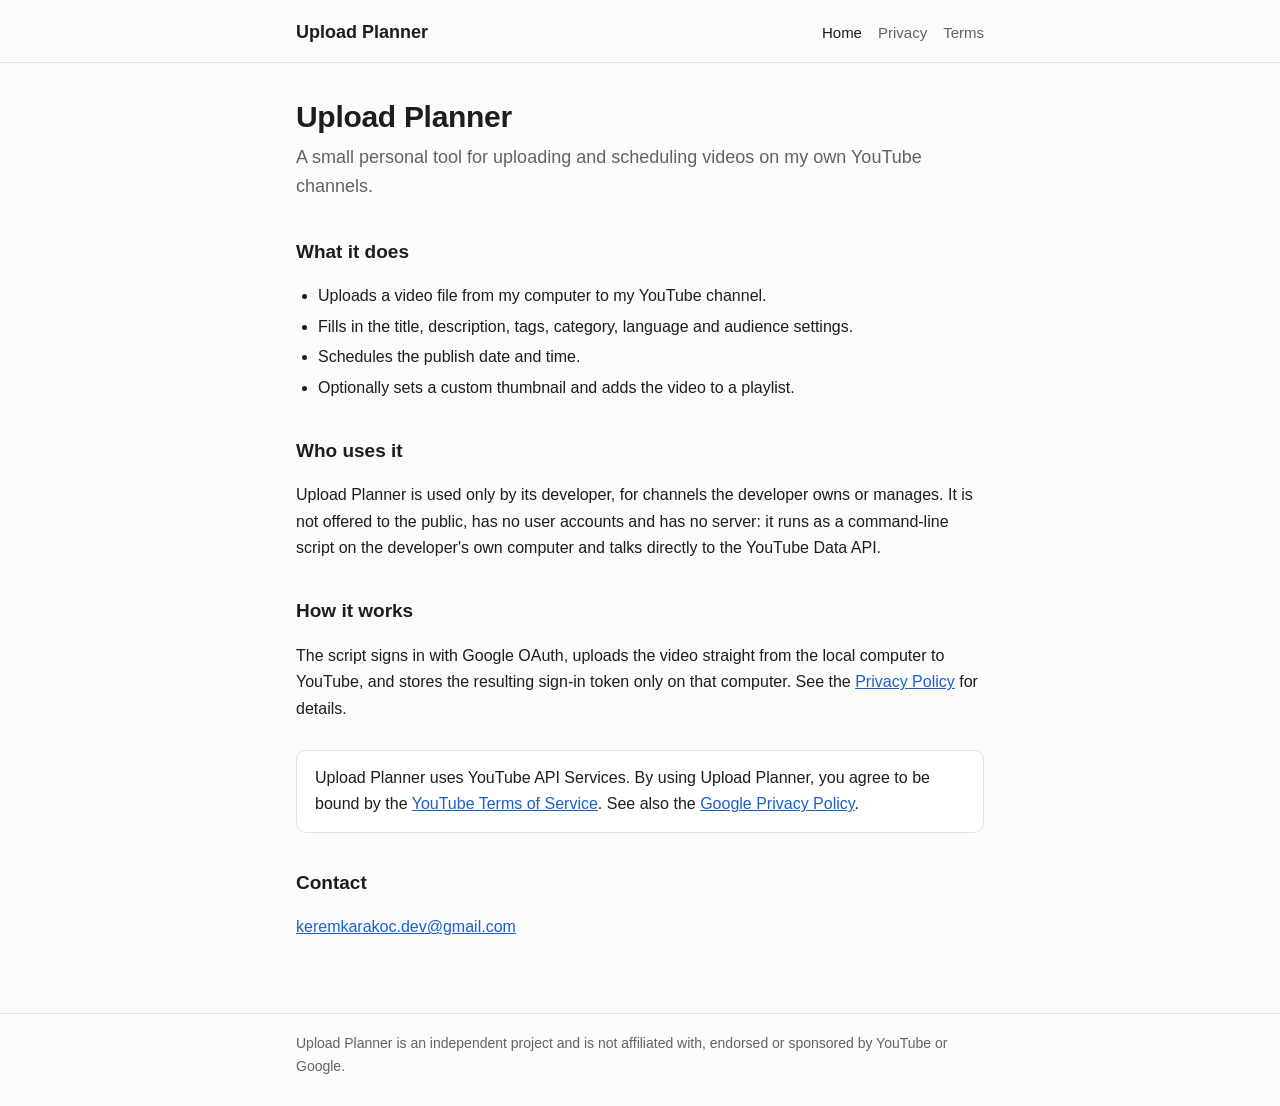
<file: index.html>
<!doctype html>
<html lang="en">
<head>
<meta charset="utf-8">
<meta name="viewport" content="width=device-width, initial-scale=1">
<title>Upload Planner</title>
<meta name="description" content="Upload Planner is a personal tool that uploads and schedules videos on its developer's own YouTube channels.">
<link rel="stylesheet" href="style.css">
</head>
<body>
<header><div class="wrap">
  <a class="brand" href="./">Upload Planner</a>
  <nav><a href="./" aria-current="page">Home</a><a href="privacy.html">Privacy</a><a href="terms.html">Terms</a></nav>
</div></header>

<main><div class="wrap">
  <h1>Upload Planner</h1>
  <p class="lead">A small personal tool for uploading and scheduling videos on my own YouTube channels.</p>

  <h2>What it does</h2>
  <ul>
    <li>Uploads a video file from my computer to my YouTube channel.</li>
    <li>Fills in the title, description, tags, category, language and audience settings.</li>
    <li>Schedules the publish date and time.</li>
    <li>Optionally sets a custom thumbnail and adds the video to a playlist.</li>
  </ul>

  <h2>Who uses it</h2>
  <p>Upload Planner is used only by its developer, for channels the developer owns or manages. It is not offered to the public, has no user accounts and has no server: it runs as a command-line script on the developer's own computer and talks directly to the YouTube Data API.</p>

  <h2>How it works</h2>
  <p>The script signs in with Google OAuth, uploads the video straight from the local computer to YouTube, and stores the resulting sign-in token only on that computer. See the <a href="privacy.html">Privacy Policy</a> for details.</p>

  <div class="note">
    Upload Planner uses YouTube API Services. By using Upload Planner, you agree to be bound by the
    <a href="https://www.youtube.com/t/terms">YouTube Terms of Service</a>. See also the
    <a href="https://policies.google.com/privacy">Google Privacy Policy</a>.
  </div>

  <h2>Contact</h2>
  <p><a href="mailto:keremkarakoc.dev@gmail.com">keremkarakoc.dev@gmail.com</a></p>
</div></main>

<footer><div class="wrap">
  Upload Planner is an independent project and is not affiliated with, endorsed or sponsored by YouTube or Google.
</div></footer>
</body>
</html>
</file>
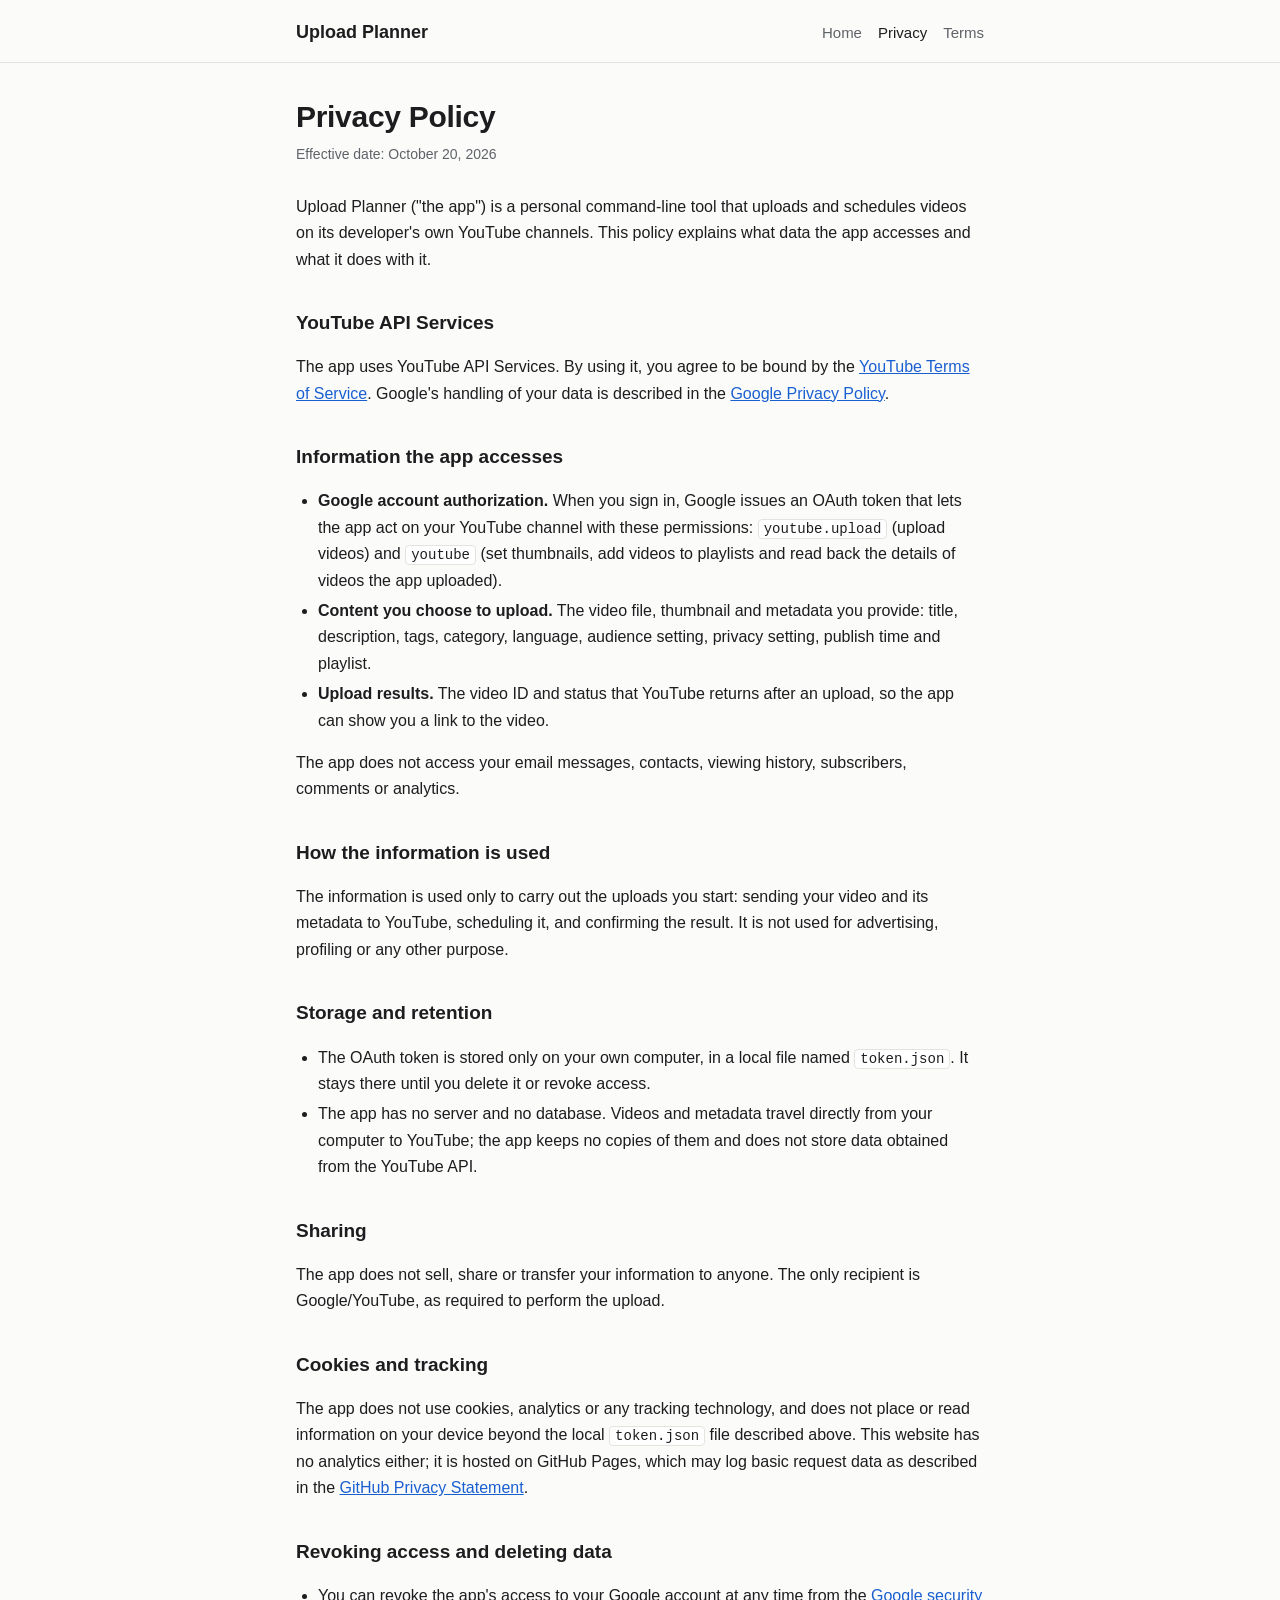
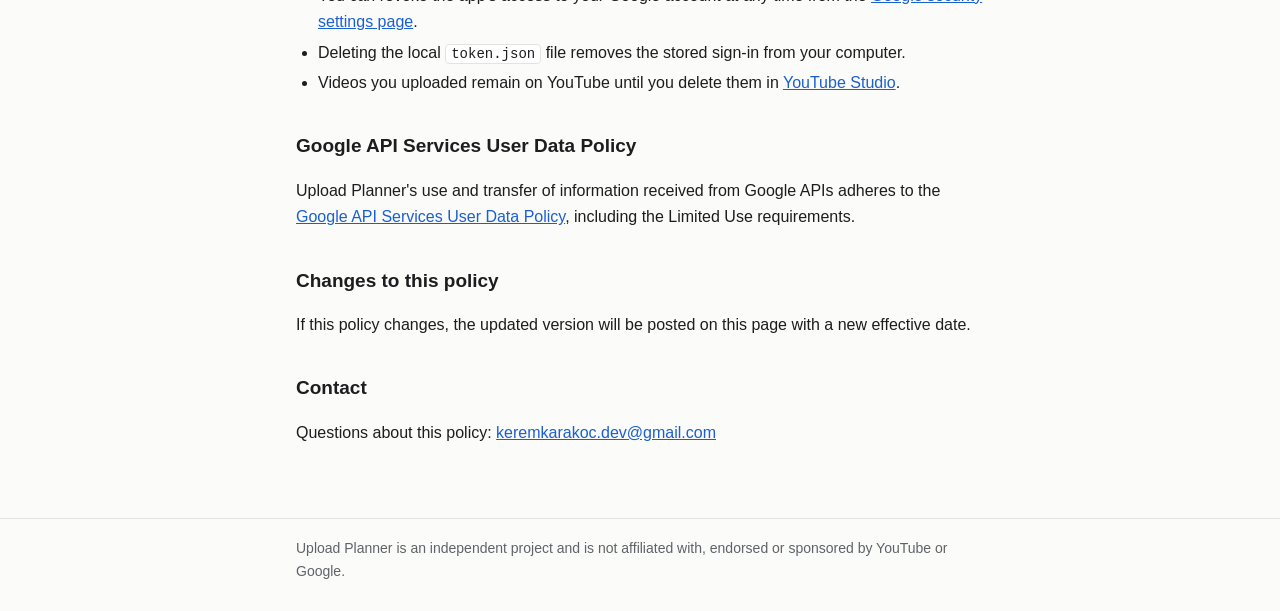
<file: privacy.html>
<!doctype html>
<html lang="en">
<head>
<meta charset="utf-8">
<meta name="viewport" content="width=device-width, initial-scale=1">
<title>Privacy Policy · Upload Planner</title>
<meta name="description" content="How Upload Planner accesses, uses and stores data from YouTube API Services.">
<link rel="stylesheet" href="style.css">
</head>
<body>
<header><div class="wrap">
  <a class="brand" href="./">Upload Planner</a>
  <nav><a href="./">Home</a><a href="privacy.html" aria-current="page">Privacy</a><a href="terms.html">Terms</a></nav>
</div></header>

<main><div class="wrap">
  <h1>Privacy Policy</h1>
  <p class="meta">Effective date: October 20, 2026</p>

  <p>Upload Planner ("the app") is a personal command-line tool that uploads and schedules videos on its developer's own YouTube channels. This policy explains what data the app accesses and what it does with it.</p>

  <h2>YouTube API Services</h2>
  <p>The app uses YouTube API Services. By using it, you agree to be bound by the <a href="https://www.youtube.com/t/terms">YouTube Terms of Service</a>. Google's handling of your data is described in the <a href="https://policies.google.com/privacy">Google Privacy Policy</a>.</p>

  <h2>Information the app accesses</h2>
  <ul>
    <li><strong>Google account authorization.</strong> When you sign in, Google issues an OAuth token that lets the app act on your YouTube channel with these permissions: <code>youtube.upload</code> (upload videos) and <code>youtube</code> (set thumbnails, add videos to playlists and read back the details of videos the app uploaded).</li>
    <li><strong>Content you choose to upload.</strong> The video file, thumbnail and metadata you provide: title, description, tags, category, language, audience setting, privacy setting, publish time and playlist.</li>
    <li><strong>Upload results.</strong> The video ID and status that YouTube returns after an upload, so the app can show you a link to the video.</li>
  </ul>
  <p>The app does not access your email messages, contacts, viewing history, subscribers, comments or analytics.</p>

  <h2>How the information is used</h2>
  <p>The information is used only to carry out the uploads you start: sending your video and its metadata to YouTube, scheduling it, and confirming the result. It is not used for advertising, profiling or any other purpose.</p>

  <h2>Storage and retention</h2>
  <ul>
    <li>The OAuth token is stored only on your own computer, in a local file named <code>token.json</code>. It stays there until you delete it or revoke access.</li>
    <li>The app has no server and no database. Videos and metadata travel directly from your computer to YouTube; the app keeps no copies of them and does not store data obtained from the YouTube API.</li>
  </ul>

  <h2>Sharing</h2>
  <p>The app does not sell, share or transfer your information to anyone. The only recipient is Google/YouTube, as required to perform the upload.</p>

  <h2>Cookies and tracking</h2>
  <p>The app does not use cookies, analytics or any tracking technology, and does not place or read information on your device beyond the local <code>token.json</code> file described above. This website has no analytics either; it is hosted on GitHub Pages, which may log basic request data as described in the <a href="https://docs.github.com/en/site-policy/privacy-policies/github-general-privacy-statement">GitHub Privacy Statement</a>.</p>

  <h2>Revoking access and deleting data</h2>
  <ul>
    <li>You can revoke the app's access to your Google account at any time from the <a href="https://security.google.com/settings/security/permissions">Google security settings page</a>.</li>
    <li>Deleting the local <code>token.json</code> file removes the stored sign-in from your computer.</li>
    <li>Videos you uploaded remain on YouTube until you delete them in <a href="https://studio.youtube.com">YouTube Studio</a>.</li>
  </ul>

  <h2>Google API Services User Data Policy</h2>
  <p>Upload Planner's use and transfer of information received from Google APIs adheres to the <a href="https://developers.google.com/terms/api-services-user-data-policy">Google API Services User Data Policy</a>, including the Limited Use requirements.</p>

  <h2>Changes to this policy</h2>
  <p>If this policy changes, the updated version will be posted on this page with a new effective date.</p>

  <h2>Contact</h2>
  <p>Questions about this policy: <a href="mailto:keremkarakoc.dev@gmail.com">keremkarakoc.dev@gmail.com</a></p>
</div></main>

<footer><div class="wrap">
  Upload Planner is an independent project and is not affiliated with, endorsed or sponsored by YouTube or Google.
</div></footer>
</body>
</html>
</file>
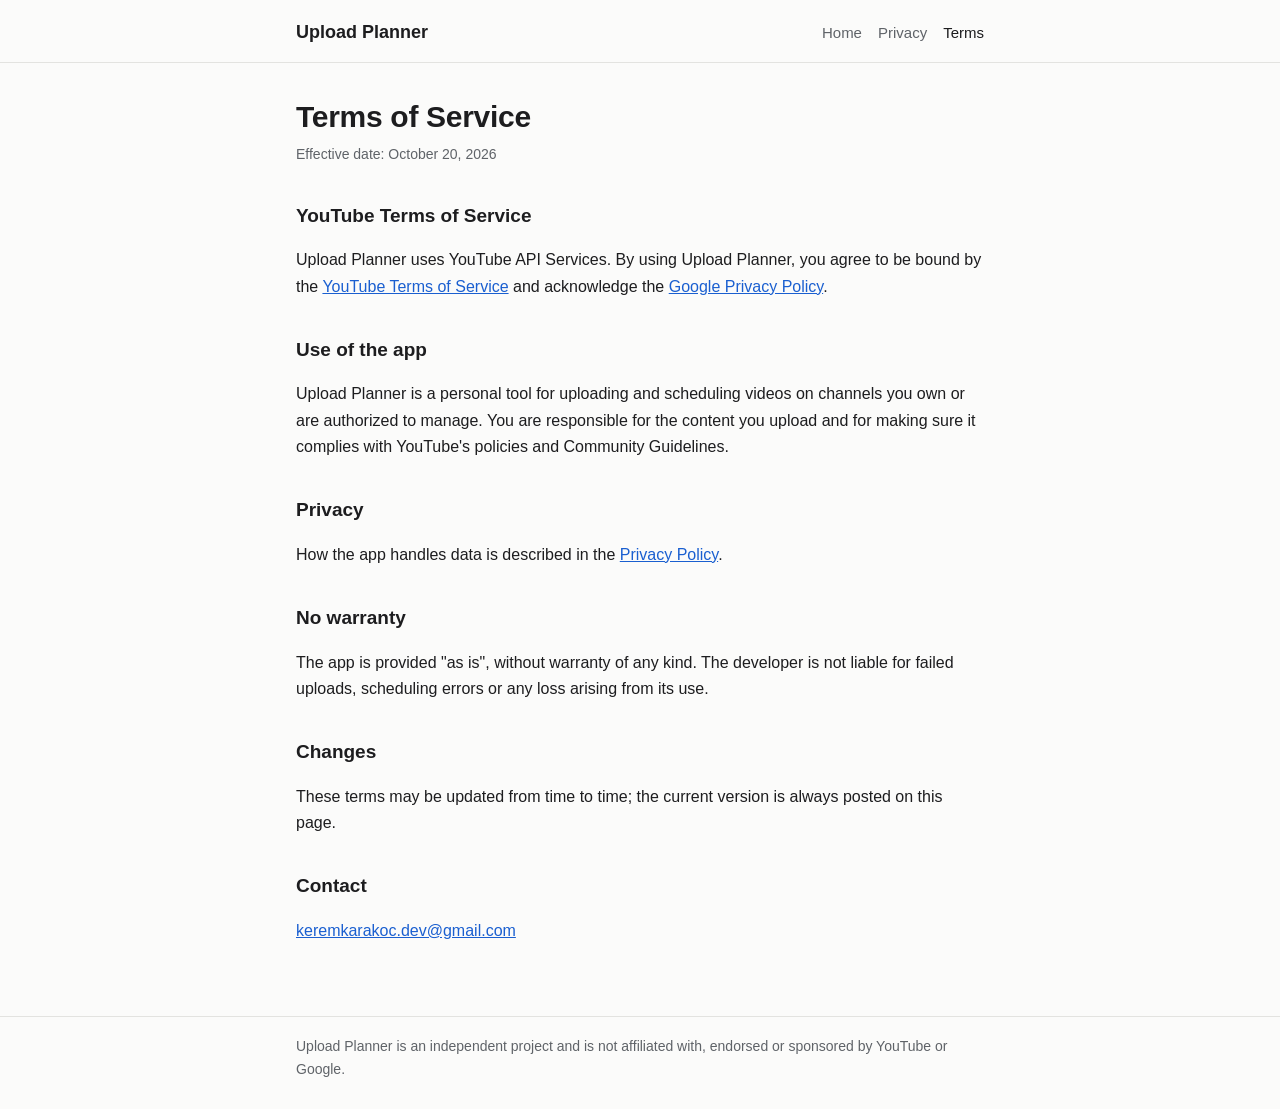
<file: terms.html>
<!doctype html>
<html lang="en">
<head>
<meta charset="utf-8">
<meta name="viewport" content="width=device-width, initial-scale=1">
<title>Terms of Service · Upload Planner</title>
<meta name="description" content="Terms of Service for Upload Planner.">
<link rel="stylesheet" href="style.css">
</head>
<body>
<header><div class="wrap">
  <a class="brand" href="./">Upload Planner</a>
  <nav><a href="./">Home</a><a href="privacy.html">Privacy</a><a href="terms.html" aria-current="page">Terms</a></nav>
</div></header>

<main><div class="wrap">
  <h1>Terms of Service</h1>
  <p class="meta">Effective date: October 20, 2026</p>

  <h2>YouTube Terms of Service</h2>
  <p>Upload Planner uses YouTube API Services. By using Upload Planner, you agree to be bound by the <a href="https://www.youtube.com/t/terms">YouTube Terms of Service</a> and acknowledge the <a href="https://policies.google.com/privacy">Google Privacy Policy</a>.</p>

  <h2>Use of the app</h2>
  <p>Upload Planner is a personal tool for uploading and scheduling videos on channels you own or are authorized to manage. You are responsible for the content you upload and for making sure it complies with YouTube's policies and Community Guidelines.</p>

  <h2>Privacy</h2>
  <p>How the app handles data is described in the <a href="privacy.html">Privacy Policy</a>.</p>

  <h2>No warranty</h2>
  <p>The app is provided "as is", without warranty of any kind. The developer is not liable for failed uploads, scheduling errors or any loss arising from its use.</p>

  <h2>Changes</h2>
  <p>These terms may be updated from time to time; the current version is always posted on this page.</p>

  <h2>Contact</h2>
  <p><a href="mailto:keremkarakoc.dev@gmail.com">keremkarakoc.dev@gmail.com</a></p>
</div></main>

<footer><div class="wrap">
  Upload Planner is an independent project and is not affiliated with, endorsed or sponsored by YouTube or Google.
</div></footer>
</body>
</html>
</file>
<file: style.css>
:root {
  --bg: #fbfbfa;
  --fg: #1d1d1f;
  --muted: #5f6368;
  --line: #e3e3e0;
  --accent: #1a5fd0;
  --card: #ffffff;
}
@media (prefers-color-scheme: dark) {
  :root {
    --bg: #141416;
    --fg: #ececee;
    --muted: #a0a3a8;
    --line: #2c2c31;
    --accent: #7fb0ff;
    --card: #1b1b1f;
  }
}
* { box-sizing: border-box; }
html { -webkit-text-size-adjust: 100%; }
body {
  margin: 0;
  background: var(--bg);
  color: var(--fg);
  font: 16px/1.65 -apple-system, BlinkMacSystemFont, "Segoe UI", Roboto, Helvetica, Arial, sans-serif;
}
.wrap { max-width: 720px; margin: 0 auto; padding: 0 16px; }
header { border-bottom: 1px solid var(--line); }
header .wrap { display: flex; flex-wrap: wrap; gap: 4px 20px; align-items: baseline; padding-top: 18px; padding-bottom: 14px; }
.brand { font-weight: 650; font-size: 18px; color: var(--fg); text-decoration: none; margin-right: auto; }
nav a { color: var(--muted); text-decoration: none; font-size: 15px; margin-left: 16px; }
nav a:first-child { margin-left: 0; }
nav a[aria-current="page"], nav a:hover { color: var(--fg); }
main { padding: 36px 0 56px; }
h1 { font-size: 30px; line-height: 1.2; margin: 0 0 8px; letter-spacing: -0.01em; }
h2 { font-size: 19px; margin: 34px 0 8px; }
p, li { color: var(--fg); }
.lead { font-size: 18px; color: var(--muted); margin-top: 0; }
.meta { color: var(--muted); font-size: 14px; margin: 0 0 28px; }
a { color: var(--accent); }
ul { padding-left: 22px; }
li { margin: 4px 0; }
code { font: 14px ui-monospace, SFMono-Regular, Menlo, monospace; background: var(--card); border: 1px solid var(--line); border-radius: 4px; padding: 1px 5px; }
.note { background: var(--card); border: 1px solid var(--line); border-radius: 10px; padding: 14px 18px; margin: 28px 0; }
footer { border-top: 1px solid var(--line); color: var(--muted); font-size: 14px; }
footer .wrap { padding-top: 18px; padding-bottom: 28px; }
</file>
